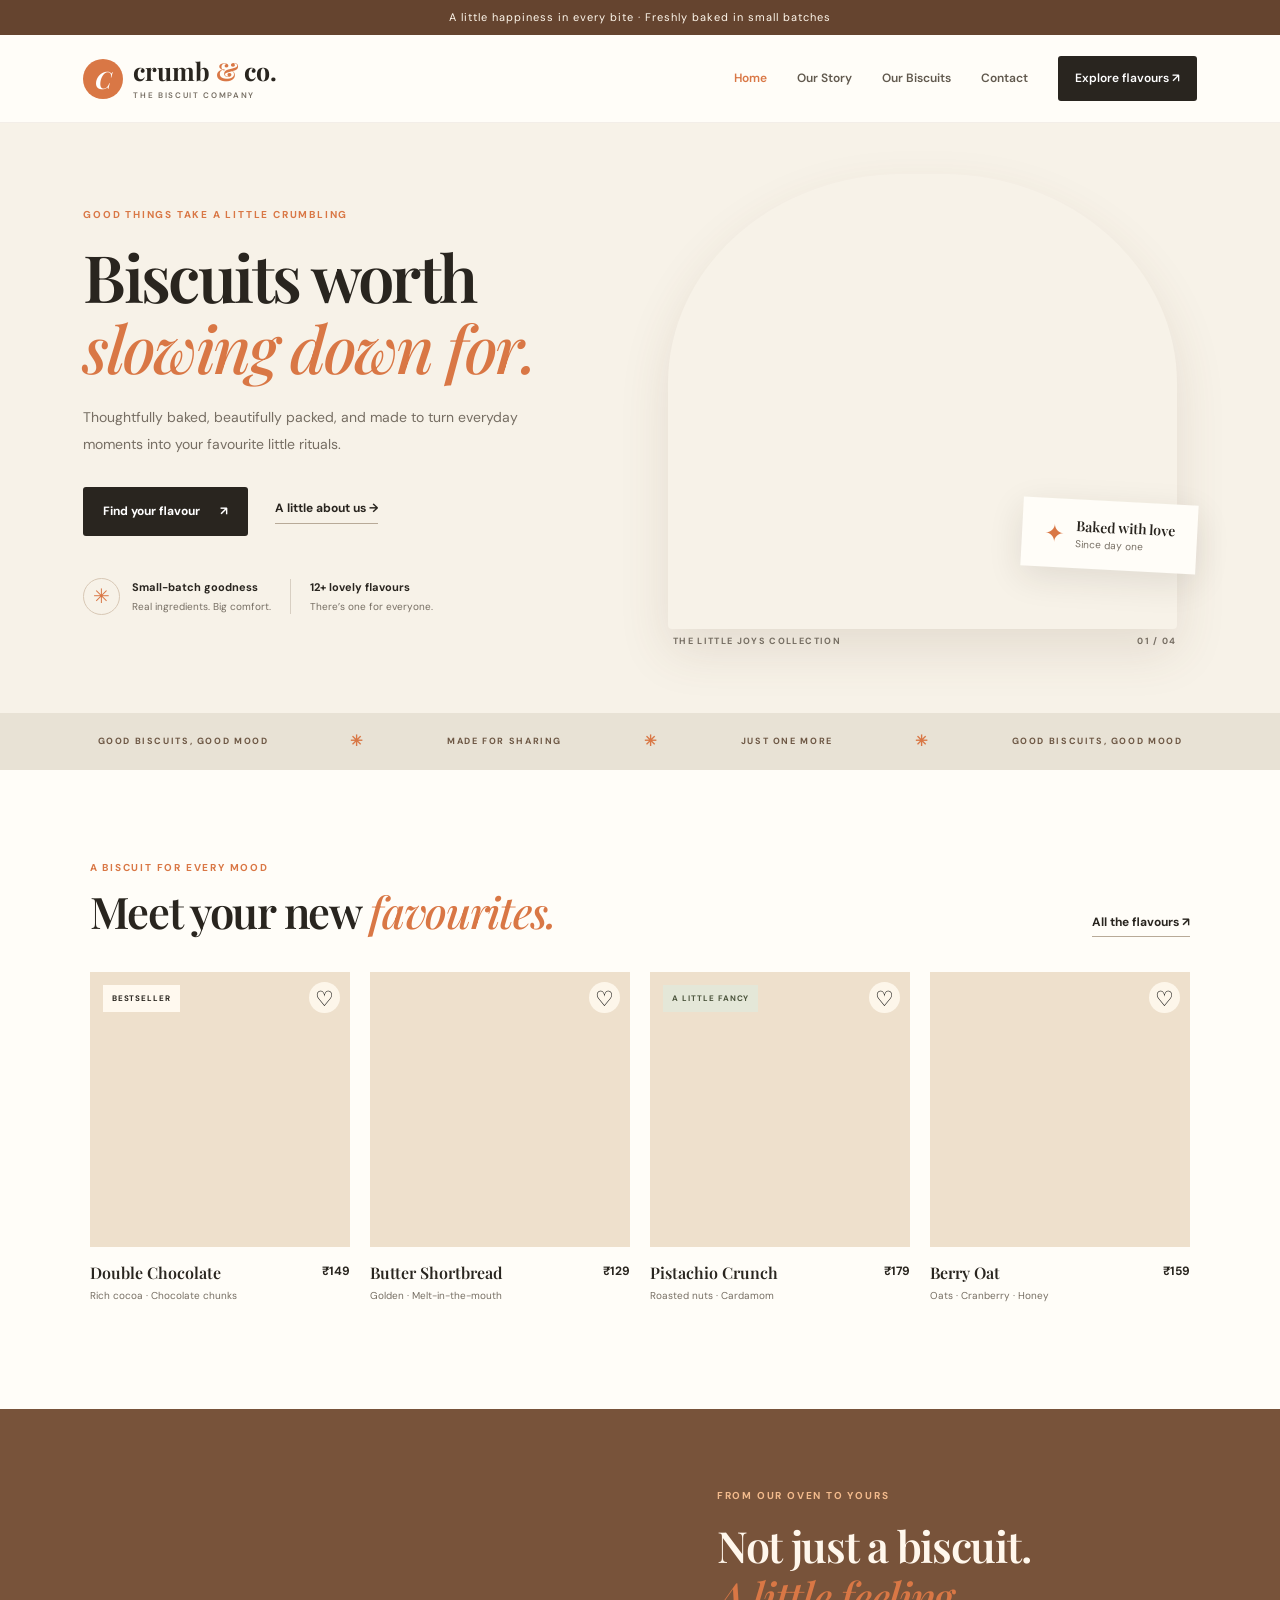
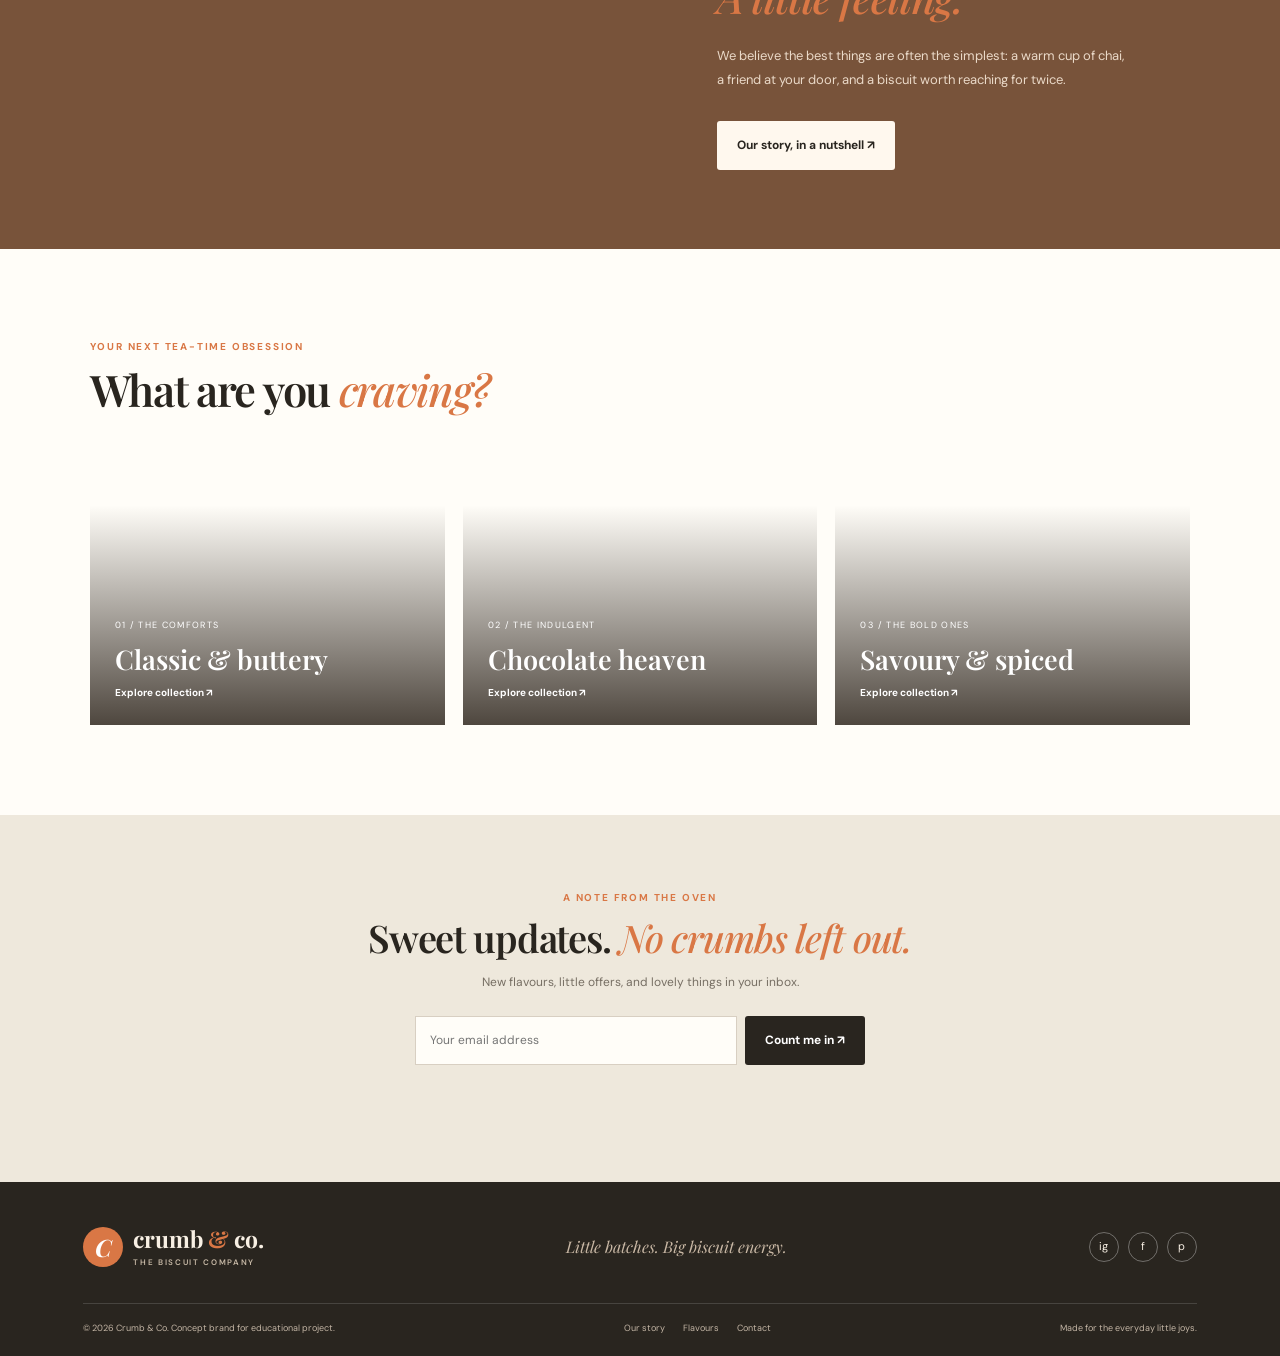
<file: index.html>
<!DOCTYPE html>
<html lang="en">
<head>
  <meta charset="UTF-8"><meta name="viewport" content="width=device-width, initial-scale=1.0">
  <meta name="description" content="Crumb & Co. small-batch biscuits baked with care. Discover classic, chocolate, fruit and savoury flavours.">
  <title>Crumb & Co. | Biscuits worth slowing down for</title>
  <link rel="preconnect" href="https://fonts.googleapis.com"><link rel="preconnect" href="https://fonts.gstatic.com" crossorigin>
  <link href="https://fonts.googleapis.com/css2?family=DM+Sans:wght@400;500;600;700&family=Playfair+Display:wght@500;600;700&display=swap" rel="stylesheet">
  <link rel="stylesheet" href="styles.css">
</head>
<body>
  <div class="announcement">A little happiness in every bite · Freshly baked in small batches</div>
  <header class="site-header">
    <a class="brand" href="index.html"><span class="brand-mark">C</span><span>crumb <i>&</i> co.<small>THE BISCUIT COMPANY</small></span></a>
    <button class="menu-toggle" aria-label="Toggle navigation" aria-expanded="false">☰</button>
    <nav class="nav" aria-label="Main navigation"><a class="active" href="index.html">Home</a><a href="about.html">Our Story</a><a href="services.html">Our Biscuits</a><a href="contact.html">Contact</a><a class="nav-cta" href="services.html">Explore flavours ↗</a></nav>
  </header>
  <main>
    <section class="hero">
      <div class="hero-copy"><span class="eyebrow">GOOD THINGS TAKE A LITTLE CRUMBLING</span><h1>Biscuits worth<br><em>slowing down for.</em></h1><p>Thoughtfully baked, beautifully packed, and made to turn everyday moments into your favourite little rituals.</p><div class="hero-actions"><a class="button button-dark" href="services.html">Find your flavour <span>↗</span></a><a class="text-link" href="about.html">A little about us →</a></div><div class="hero-proof"><span class="proof-icon">✳</span><span><b>Small-batch goodness</b><small>Real ingredients. Big comfort.</small></span><span class="proof-separator"></span><span><b>12+ lovely flavours</b><small>There’s one for everyone.</small></span></div></div>
      <div class="hero-visual"><div class="hero-image"></div><div class="floating-note"><span>✦</span><b>Baked with love</b><small>Since day one</small></div><div class="image-caption">THE LITTLE JOYS COLLECTION <span>01 / 04</span></div></div>
    </section>
    <section class="ticker"><span>GOOD BISCUITS, GOOD MOOD</span><b>✳</b><span>MADE FOR SHARING</span><b>✳</b><span>JUST ONE MORE</span><b>✳</b><span>GOOD BISCUITS, GOOD MOOD</span></section>
    <section class="section flavours"><div class="section-heading"><div><span class="eyebrow">A BISCUIT FOR EVERY MOOD</span><h2>Meet your new <em>favourites.</em></h2></div><a class="text-link" href="services.html">All the flavours ↗</a></div>
      <div class="product-grid">
        <article class="product-card"><div class="product-photo photo-choc"><span class="product-tag">BESTSELLER</span><button class="heart" aria-label="Favourite Double Chocolate">♡</button></div><div class="product-meta"><div><h3>Double Chocolate</h3><p>Rich cocoa · Chocolate chunks</p></div><b>₹149</b></div></article>
        <article class="product-card"><div class="product-photo photo-butter"><button class="heart" aria-label="Favourite Butter Shortbread">♡</button></div><div class="product-meta"><div><h3>Butter Shortbread</h3><p>Golden · Melt-in-the-mouth</p></div><b>₹129</b></div></article>
        <article class="product-card"><div class="product-photo photo-pista"><span class="product-tag green-tag">A LITTLE FANCY</span><button class="heart" aria-label="Favourite Pistachio">♡</button></div><div class="product-meta"><div><h3>Pistachio Crunch</h3><p>Roasted nuts · Cardamom</p></div><b>₹179</b></div></article>
        <article class="product-card"><div class="product-photo photo-berry"><button class="heart" aria-label="Favourite Berry Oat">♡</button></div><div class="product-meta"><div><h3>Berry Oat</h3><p>Oats · Cranberry · Honey</p></div><b>₹159</b></div></article>
      </div>
    </section>
    <section class="story-band"><div class="story-photo"></div><div class="story-copy"><span class="eyebrow">FROM OUR OVEN TO YOURS</span><h2>Not just a biscuit.<br><em>A little feeling.</em></h2><p>We believe the best things are often the simplest: a warm cup of chai, a friend at your door, and a biscuit worth reaching for twice.</p><a class="button button-light" href="about.html">Our story, in a nutshell ↗</a></div></section>
    <section class="section categories"><div class="section-heading"><div><span class="eyebrow">YOUR NEXT TEA-TIME OBSESSION</span><h2>What are you <em>craving?</em></h2></div></div><div class="category-grid"><a href="services.html" class="category cat-classic"><span>01 / THE COMFORTS</span><h3>Classic & buttery</h3><b>Explore collection ↗</b></a><a href="services.html" class="category cat-chocolate"><span>02 / THE INDULGENT</span><h3>Chocolate heaven</h3><b>Explore collection ↗</b></a><a href="services.html" class="category cat-savoury"><span>03 / THE BOLD ONES</span><h3>Savoury & spiced</h3><b>Explore collection ↗</b></a></div></section>
    <section class="newsletter"><span class="eyebrow">A NOTE FROM THE OVEN</span><h2>Sweet updates. <em>No crumbs left out.</em></h2><p>New flavours, little offers, and lovely things in your inbox.</p><form id="newsletter-form" class="newsletter-form"><label class="sr-only" for="newsletter-email">Email address</label><input id="newsletter-email" type="email" placeholder="Your email address" required><button class="button button-dark" type="submit">Count me in ↗</button></form><p class="form-message" aria-live="polite"></p></section>
  </main>
  <footer class="footer"><div class="footer-top"><a class="brand brand-footer" href="index.html"><span class="brand-mark">C</span><span>crumb <i>&</i> co.<small>THE BISCUIT COMPANY</small></span></a><p>Little batches. Big biscuit energy.</p><div class="socials"><a href="#" aria-label="Instagram">ig</a><a href="#" aria-label="Facebook">f</a><a href="#" aria-label="Pinterest">p</a></div></div><div class="footer-bottom"><span>© 2026 Crumb & Co. Concept brand for educational project.</span><div><a href="about.html">Our story</a><a href="services.html">Flavours</a><a href="contact.html">Contact</a></div><span>Made for the everyday little joys.</span></div></footer>
  <script src="script.js"></script>
</body></html>
</file>
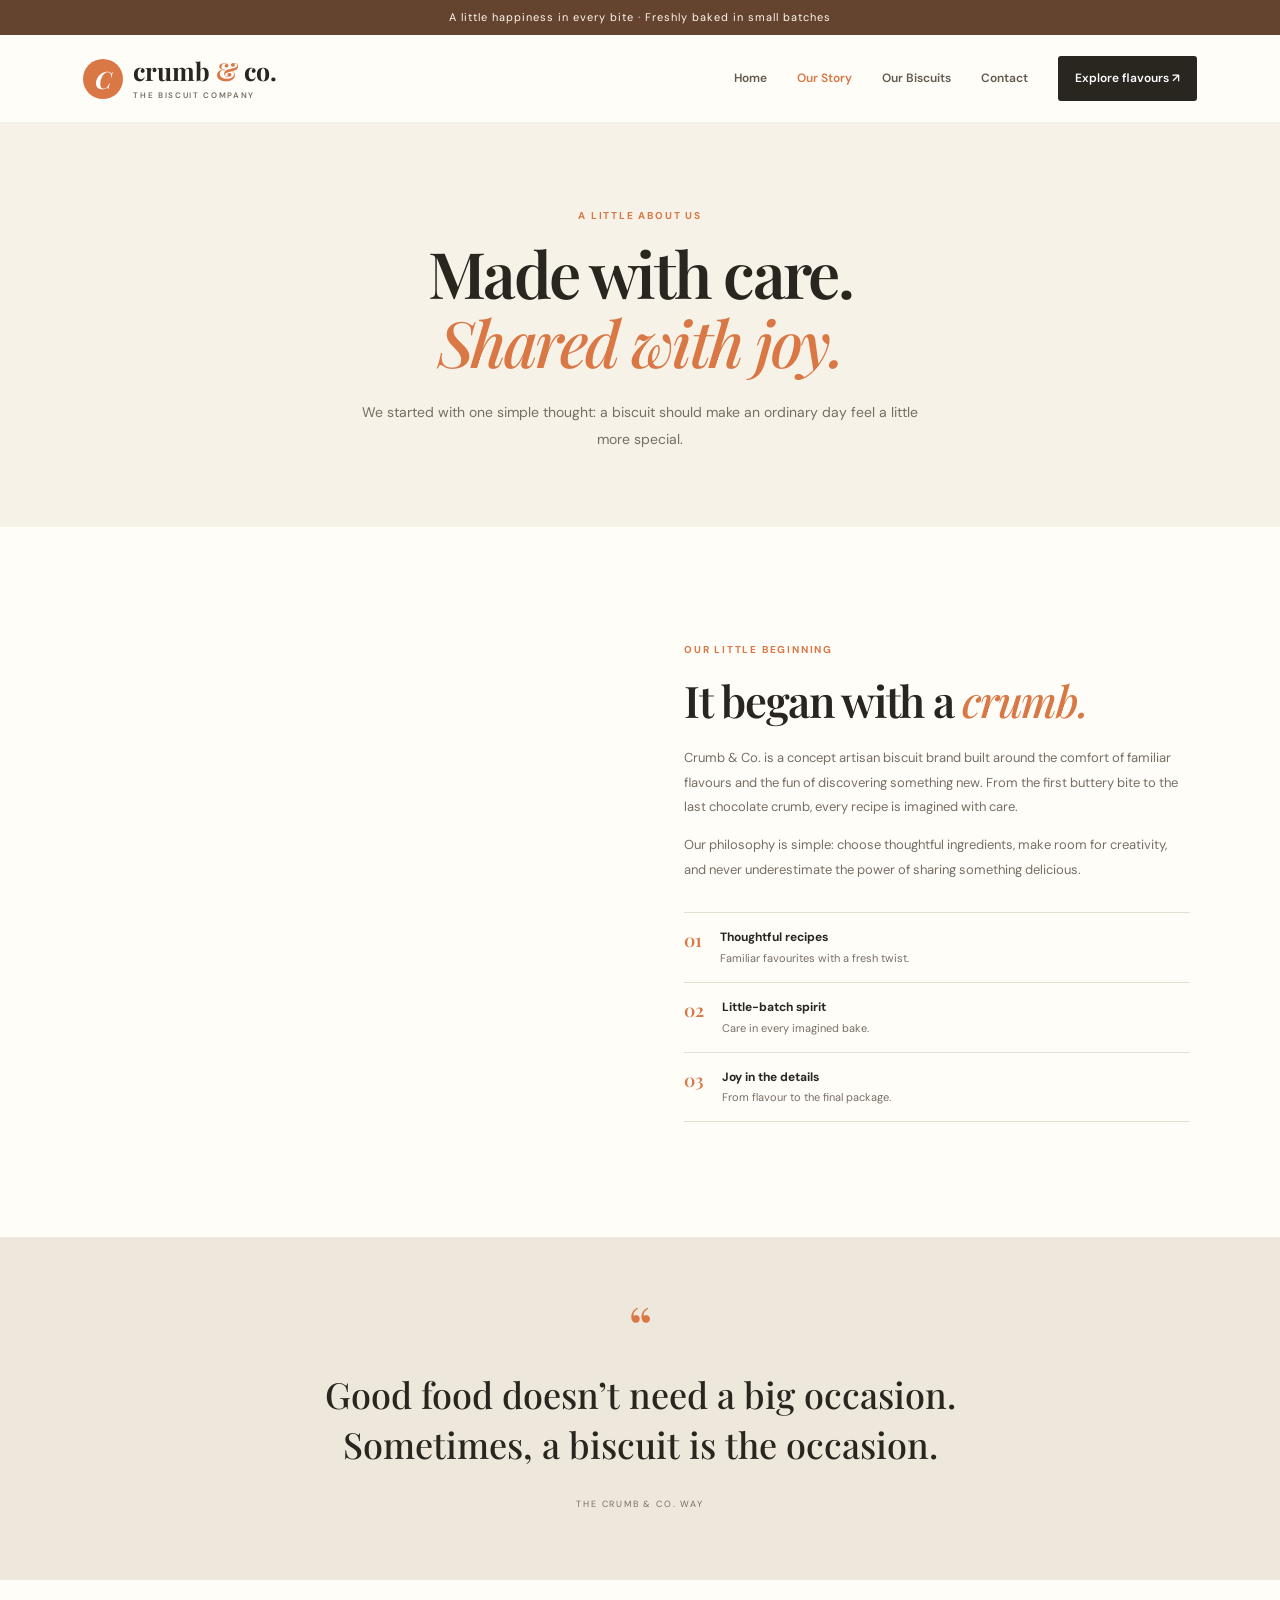
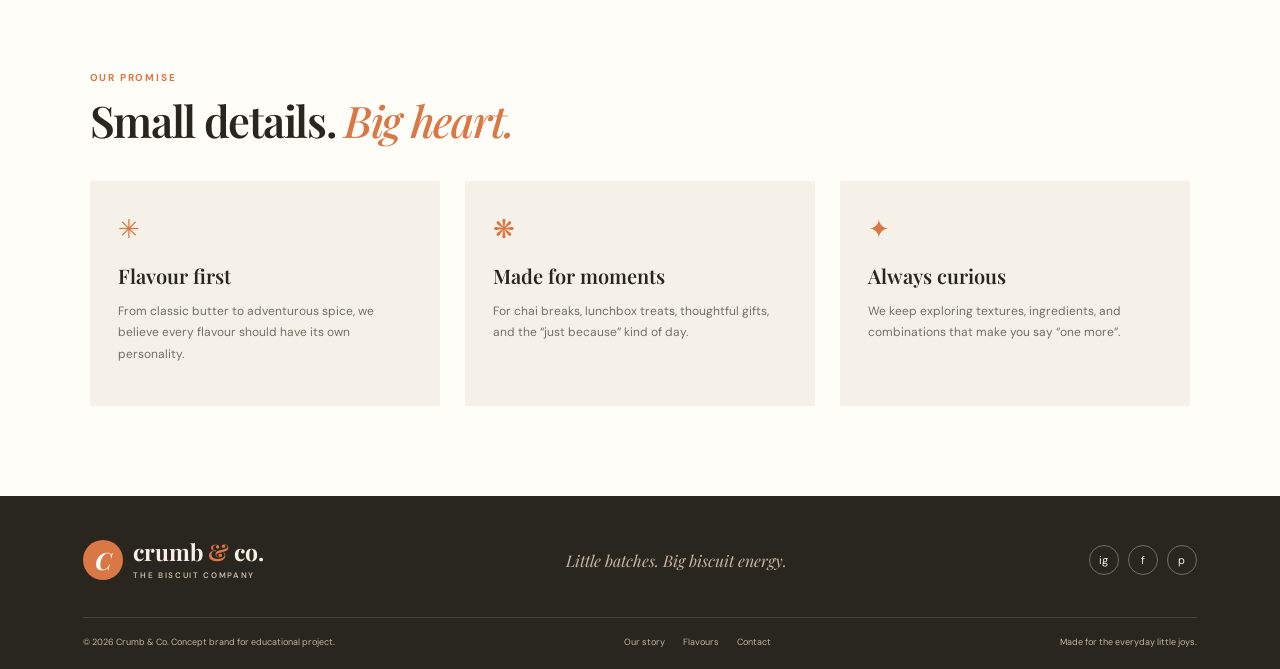
<file: about.html>
<!DOCTYPE html><html lang="en"><head><meta charset="UTF-8"><meta name="viewport" content="width=device-width, initial-scale=1.0"><title>Our Story | Crumb & Co.</title><link href="https://fonts.googleapis.com/css2?family=DM+Sans:wght@400;500;600;700&family=Playfair+Display:wght@500;600;700&display=swap" rel="stylesheet"><link rel="stylesheet" href="styles.css"></head><body><div class="announcement">A little happiness in every bite · Freshly baked in small batches</div><header class="site-header"><a class="brand" href="index.html"><span class="brand-mark">C</span><span>crumb <i>&</i> co.<small>THE BISCUIT COMPANY</small></span></a><button class="menu-toggle" aria-label="Toggle navigation" aria-expanded="false">☰</button><nav class="nav"><a href="index.html">Home</a><a class="active" href="about.html">Our Story</a><a href="services.html">Our Biscuits</a><a href="contact.html">Contact</a><a class="nav-cta" href="services.html">Explore flavours ↗</a></nav></header><main><section class="page-hero"><span class="eyebrow">A LITTLE ABOUT US</span><h1>Made with care.<br><em>Shared with joy.</em></h1><p>We started with one simple thought: a biscuit should make an ordinary day feel a little more special.</p></section><section class="about-layout section"><div class="about-photo"></div><div class="about-copy"><span class="eyebrow">OUR LITTLE BEGINNING</span><h2>It began with a <em>crumb.</em></h2><p>Crumb & Co. is a concept artisan biscuit brand built around the comfort of familiar flavours and the fun of discovering something new. From the first buttery bite to the last chocolate crumb, every recipe is imagined with care.</p><p>Our philosophy is simple: choose thoughtful ingredients, make room for creativity, and never underestimate the power of sharing something delicious.</p><div class="values"><div><b>01</b><span><strong>Thoughtful recipes</strong><small>Familiar favourites with a fresh twist.</small></span></div><div><b>02</b><span><strong>Little-batch spirit</strong><small>Care in every imagined bake.</small></span></div><div><b>03</b><span><strong>Joy in the details</strong><small>From flavour to the final package.</small></span></div></div></div></section><section class="quote-band"><span>“</span><blockquote>Good food doesn’t need a big occasion.<br>Sometimes, a biscuit is the occasion.</blockquote><small>THE CRUMB & CO. WAY</small></section><section class="section"><div class="section-heading"><div><span class="eyebrow">OUR PROMISE</span><h2>Small details. <em>Big heart.</em></h2></div></div><div class="promise-grid"><article><span>✳</span><h3>Flavour first</h3><p>From classic butter to adventurous spice, we believe every flavour should have its own personality.</p></article><article><span>❋</span><h3>Made for moments</h3><p>For chai breaks, lunchbox treats, thoughtful gifts, and the “just because” kind of day.</p></article><article><span>✦</span><h3>Always curious</h3><p>We keep exploring textures, ingredients, and combinations that make you say “one more”.</p></article></div></section></main><footer class="footer"><div class="footer-top"><a class="brand brand-footer" href="index.html"><span class="brand-mark">C</span><span>crumb <i>&</i> co.<small>THE BISCUIT COMPANY</small></span></a><p>Little batches. Big biscuit energy.</p><div class="socials"><a href="#">ig</a><a href="#">f</a><a href="#">p</a></div></div><div class="footer-bottom"><span>© 2026 Crumb & Co. Concept brand for educational project.</span><div><a href="about.html">Our story</a><a href="services.html">Flavours</a><a href="contact.html">Contact</a></div><span>Made for the everyday little joys.</span></div></footer><script src="script.js"></script></body></html>
</file>
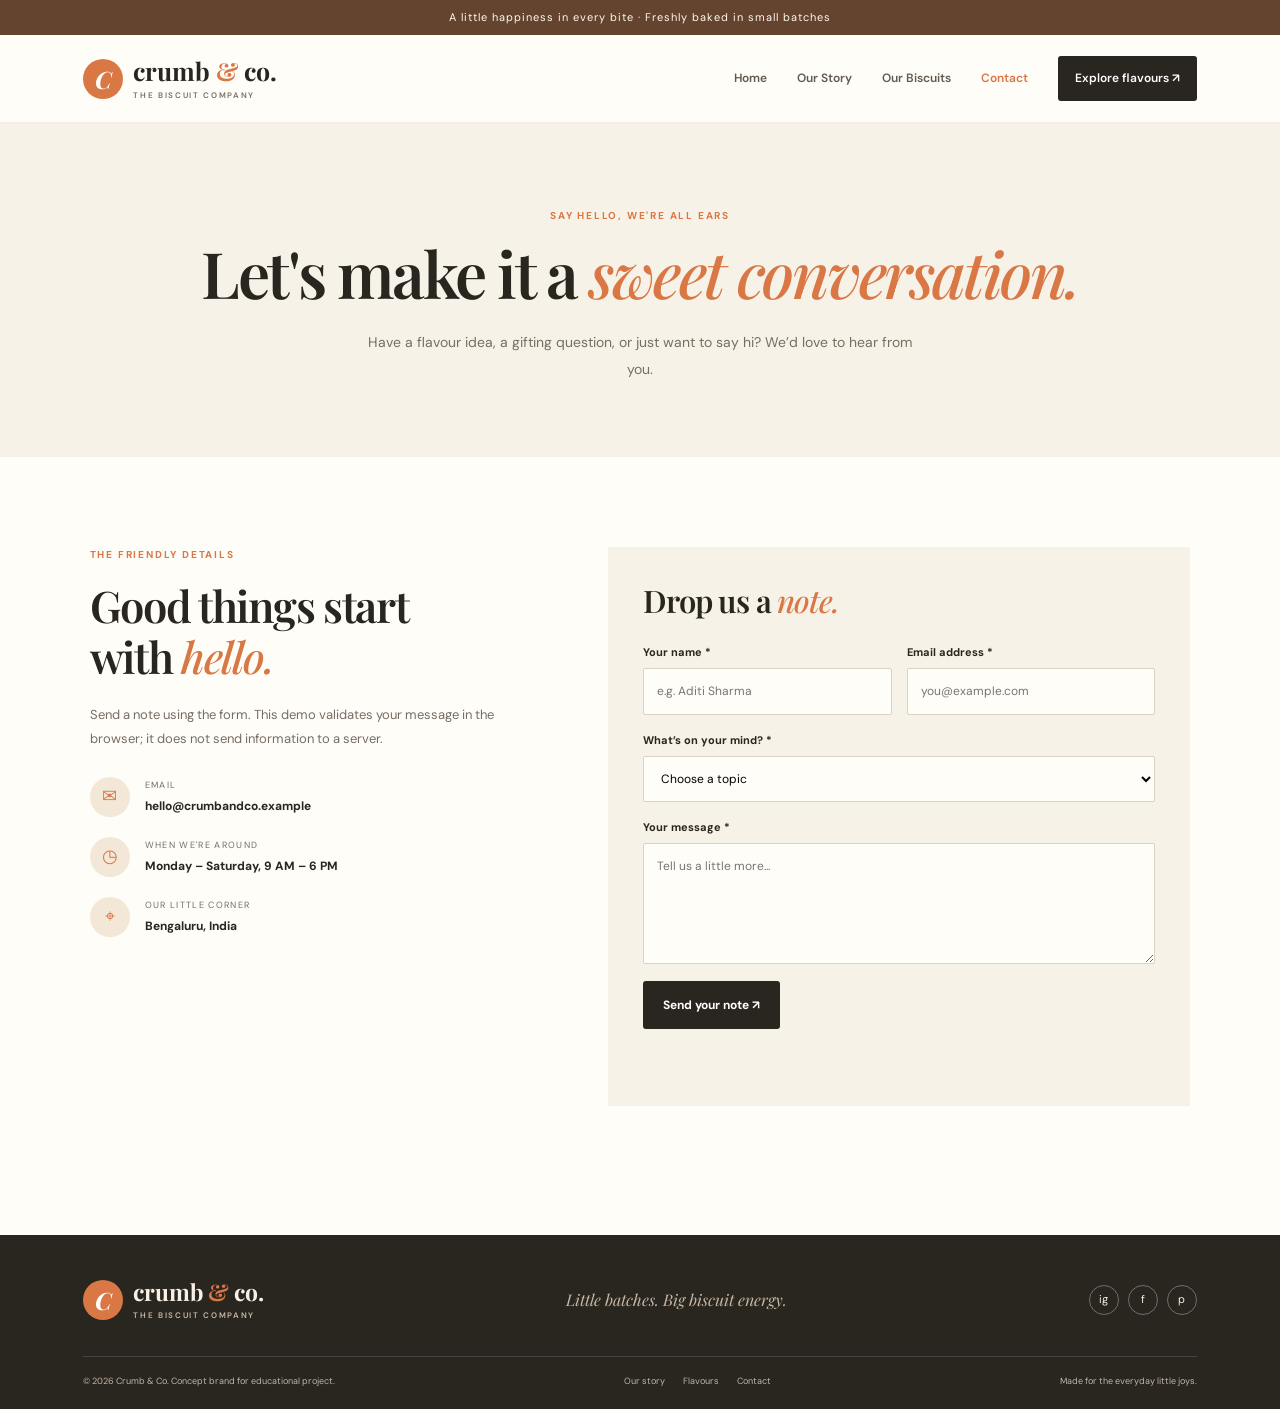
<file: contact.html>
<!DOCTYPE html><html lang="en"><head><meta charset="UTF-8"><meta name="viewport" content="width=device-width, initial-scale=1.0"><title>Contact | Crumb & Co.</title><link href="https://fonts.googleapis.com/css2?family=DM+Sans:wght@400;500;600;700&family=Playfair+Display:wght@500;600;700&display=swap" rel="stylesheet"><link rel="stylesheet" href="styles.css"></head><body><div class="announcement">A little happiness in every bite · Freshly baked in small batches</div><header class="site-header"><a class="brand" href="index.html"><span class="brand-mark">C</span><span>crumb <i>&</i> co.<small>THE BISCUIT COMPANY</small></span></a><button class="menu-toggle" aria-label="Toggle navigation" aria-expanded="false">☰</button><nav class="nav"><a href="index.html">Home</a><a href="about.html">Our Story</a><a href="services.html">Our Biscuits</a><a class="active" href="contact.html">Contact</a><a class="nav-cta" href="services.html">Explore flavours ↗</a></nav></header><main><section class="page-hero"><span class="eyebrow">SAY HELLO, WE'RE ALL EARS</span><h1>Let's make it a <em>sweet conversation.</em></h1><p>Have a flavour idea, a gifting question, or just want to say hi? We’d love to hear from you.</p></section><section class="section contact-layout"><div class="contact-details"><span class="eyebrow">THE FRIENDLY DETAILS</span><h2>Good things start<br>with <em>hello.</em></h2><p>Send a note using the form. This demo validates your message in the browser; it does not send information to a server.</p><div class="contact-item"><span>✉</span><div><small>EMAIL</small><b>hello@crumbandco.example</b></div></div><div class="contact-item"><span>◷</span><div><small>WHEN WE'RE AROUND</small><b>Monday – Saturday, 9 AM – 6 PM</b></div></div><div class="contact-item"><span>⌖</span><div><small>OUR LITTLE CORNER</small><b>Bengaluru, India</b></div></div><div class="contact-art"></div></div><form id="contact-form" class="contact-form"><h2>Drop us a <em>note.</em></h2><div class="form-row"><div class="field"><label for="name">Your name *</label><input id="name" name="name" required minlength="2" placeholder="e.g. Aditi Sharma"></div><div class="field"><label for="email">Email address *</label><input id="email" name="email" type="email" required placeholder="you@example.com"></div></div><div class="field"><label for="topic">What’s on your mind? *</label><select id="topic" name="topic" required><option value="">Choose a topic</option><option>Flavour suggestion</option><option>Gifting and bulk orders</option><option>Feedback</option><option>Something else</option></select></div><div class="field"><label for="message">Your message *</label><textarea id="message" name="message" required minlength="10" rows="5" placeholder="Tell us a little more..."></textarea></div><button class="button button-dark" type="submit">Send your note ↗</button><p class="form-message" aria-live="polite"></p></form></section></main><footer class="footer"><div class="footer-top"><a class="brand brand-footer" href="index.html"><span class="brand-mark">C</span><span>crumb <i>&</i> co.<small>THE BISCUIT COMPANY</small></span></a><p>Little batches. Big biscuit energy.</p><div class="socials"><a href="#">ig</a><a href="#">f</a><a href="#">p</a></div></div><div class="footer-bottom"><span>© 2026 Crumb & Co. Concept brand for educational project.</span><div><a href="about.html">Our story</a><a href="services.html">Flavours</a><a href="contact.html">Contact</a></div><span>Made for the everyday little joys.</span></div></footer><script src="script.js"></script></body></html>
</file>
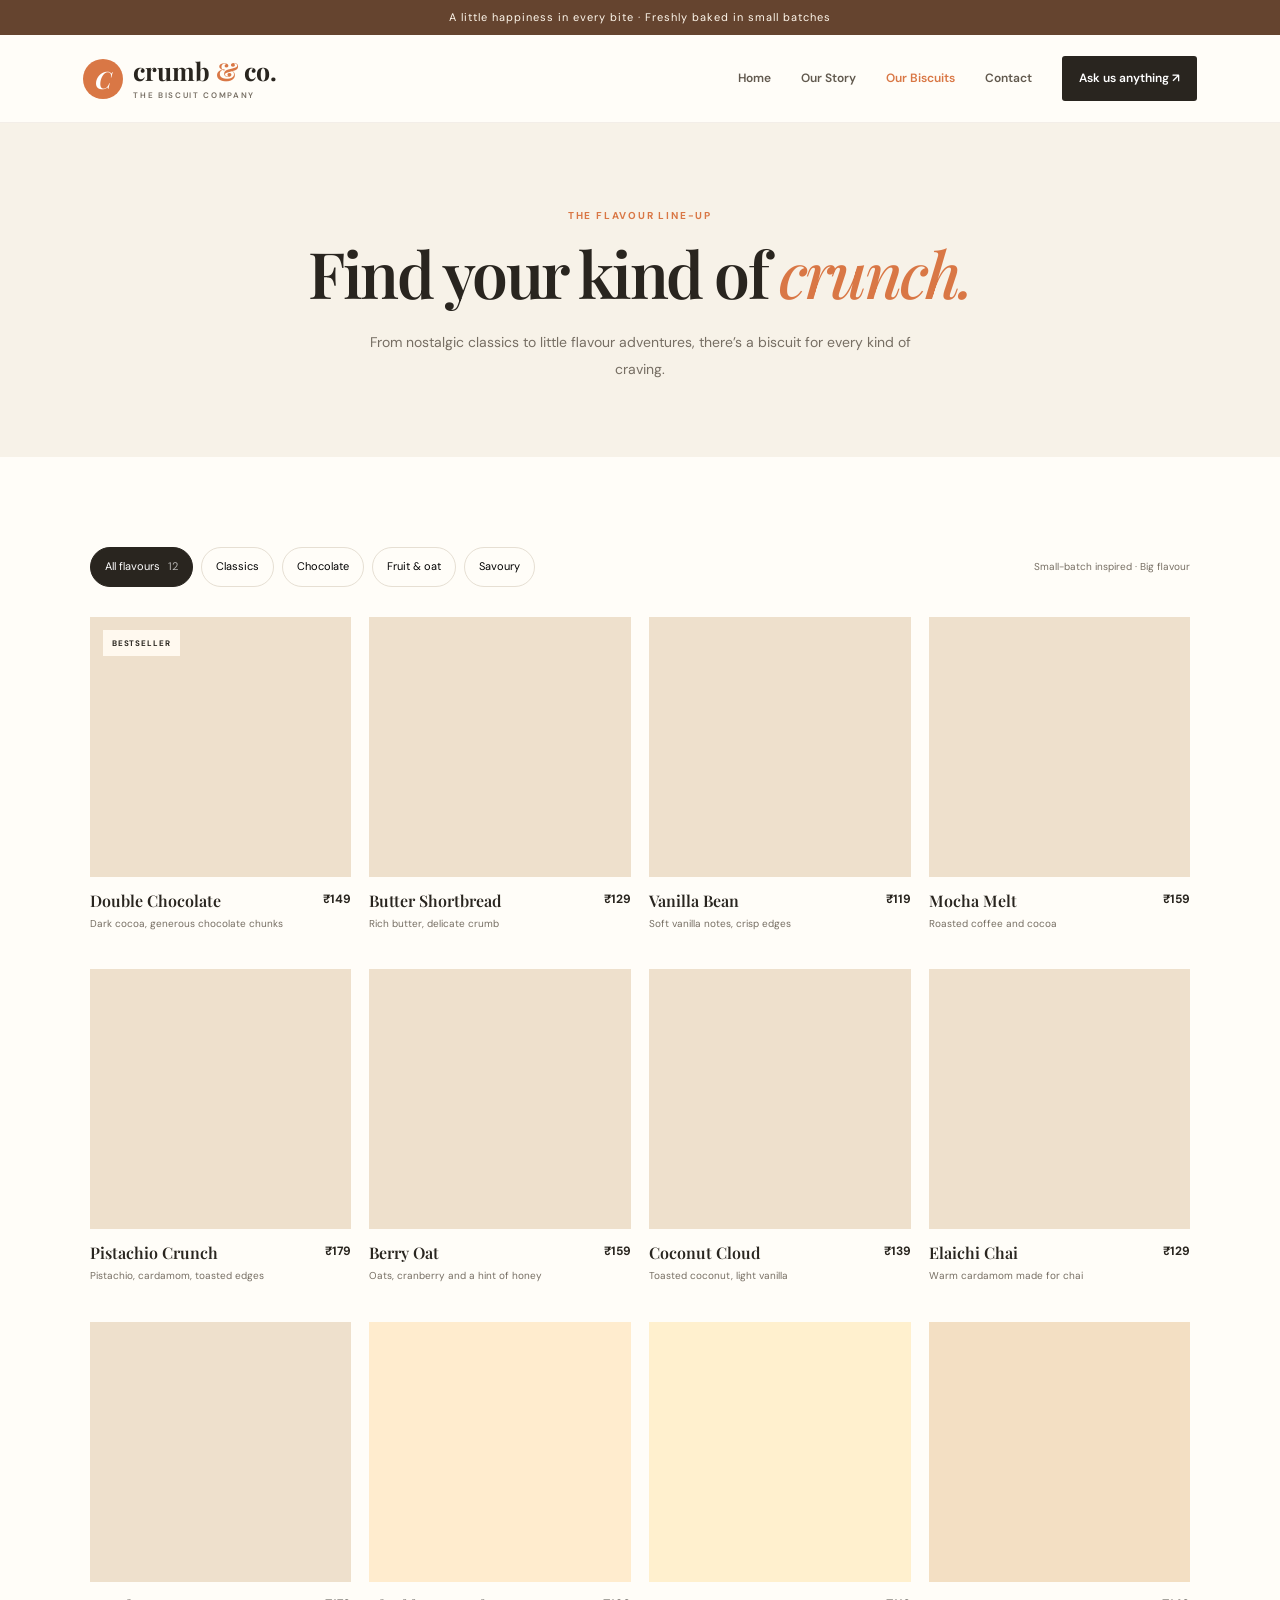
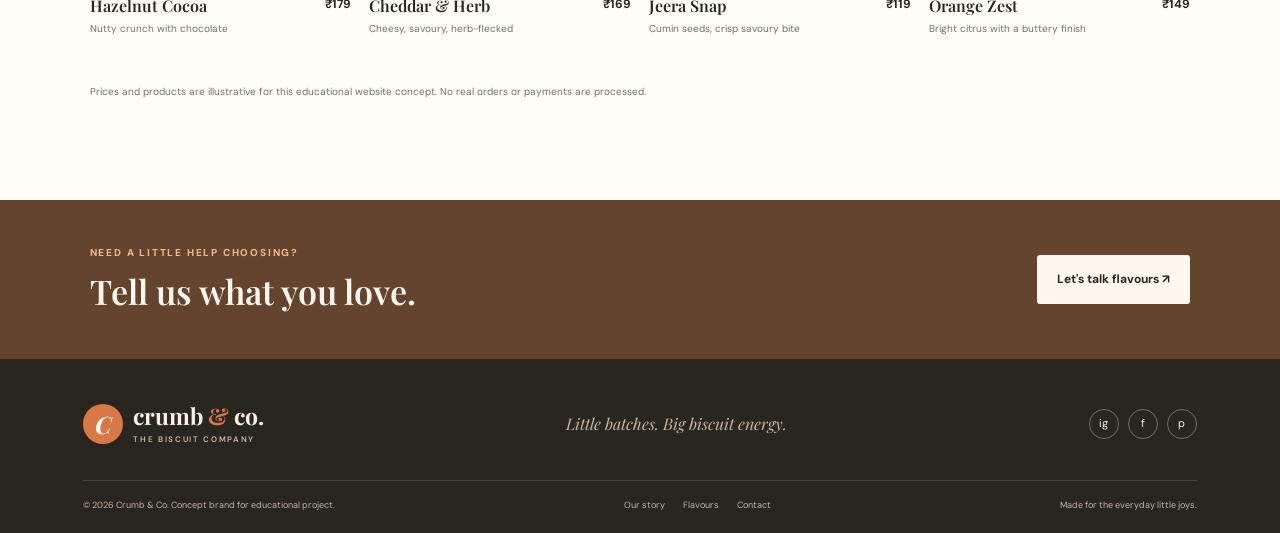
<file: services.html>
<!DOCTYPE html><html lang="en"><head><meta charset="UTF-8"><meta name="viewport" content="width=device-width, initial-scale=1.0"><title>Our Biscuits | Crumb & Co.</title><link href="https://fonts.googleapis.com/css2?family=DM+Sans:wght@400;500;600;700&family=Playfair+Display:wght@500;600;700&display=swap" rel="stylesheet"><link rel="stylesheet" href="styles.css"></head><body><div class="announcement">A little happiness in every bite · Freshly baked in small batches</div><header class="site-header"><a class="brand" href="index.html"><span class="brand-mark">C</span><span>crumb <i>&</i> co.<small>THE BISCUIT COMPANY</small></span></a><button class="menu-toggle" aria-label="Toggle navigation" aria-expanded="false">☰</button><nav class="nav"><a href="index.html">Home</a><a href="about.html">Our Story</a><a class="active" href="services.html">Our Biscuits</a><a href="contact.html">Contact</a><a class="nav-cta" href="contact.html">Ask us anything ↗</a></nav></header><main><section class="page-hero"><span class="eyebrow">THE FLAVOUR LINE-UP</span><h1>Find your kind of <em>crunch.</em></h1><p>From nostalgic classics to little flavour adventures, there’s a biscuit for every kind of craving.</p></section><section class="section"><div class="filter-bar"><div class="filters" role="group" aria-label="Filter biscuits"><button class="filter active" data-filter="all">All flavours <span>12</span></button><button class="filter" data-filter="classic">Classics</button><button class="filter" data-filter="chocolate">Chocolate</button><button class="filter" data-filter="fruit">Fruit & oat</button><button class="filter" data-filter="savoury">Savoury</button></div><p>Small-batch inspired · Big flavour</p></div><div class="catalog-grid">
<article class="catalog-card" data-category="chocolate"><div class="catalog-photo photo-choc"><span class="product-tag">BESTSELLER</span></div><div class="catalog-info"><div><h3>Double Chocolate</h3><p>Dark cocoa, generous chocolate chunks</p></div><b>₹149</b></div></article>
<article class="catalog-card" data-category="classic"><div class="catalog-photo photo-butter"></div><div class="catalog-info"><div><h3>Butter Shortbread</h3><p>Rich butter, delicate crumb</p></div><b>₹129</b></div></article>
<article class="catalog-card" data-category="classic"><div class="catalog-photo photo-vanilla"></div><div class="catalog-info"><div><h3>Vanilla Bean</h3><p>Soft vanilla notes, crisp edges</p></div><b>₹119</b></div></article>
<article class="catalog-card" data-category="chocolate"><div class="catalog-photo photo-coffee"></div><div class="catalog-info"><div><h3>Mocha Melt</h3><p>Roasted coffee and cocoa</p></div><b>₹159</b></div></article>
<article class="catalog-card" data-category="classic"><div class="catalog-photo photo-pista"></div><div class="catalog-info"><div><h3>Pistachio Crunch</h3><p>Pistachio, cardamom, toasted edges</p></div><b>₹179</b></div></article>
<article class="catalog-card" data-category="fruit"><div class="catalog-photo photo-berry"></div><div class="catalog-info"><div><h3>Berry Oat</h3><p>Oats, cranberry and a hint of honey</p></div><b>₹159</b></div></article>
<article class="catalog-card" data-category="fruit"><div class="catalog-photo photo-coconut"></div><div class="catalog-info"><div><h3>Coconut Cloud</h3><p>Toasted coconut, light vanilla</p></div><b>₹139</b></div></article>
<article class="catalog-card" data-category="classic"><div class="catalog-photo photo-cardamom"></div><div class="catalog-info"><div><h3>Elaichi Chai</h3><p>Warm cardamom made for chai</p></div><b>₹129</b></div></article>
<article class="catalog-card" data-category="chocolate"><div class="catalog-photo photo-hazelnut"></div><div class="catalog-info"><div><h3>Hazelnut Cocoa</h3><p>Nutty crunch with chocolate</p></div><b>₹179</b></div></article>
<article class="catalog-card" data-category="savoury"><div class="catalog-photo photo-cheese"></div><div class="catalog-info"><div><h3>Cheddar & Herb</h3><p>Cheesy, savoury, herb-flecked</p></div><b>₹169</b></div></article>
<article class="catalog-card" data-category="savoury"><div class="catalog-photo photo-jeera"></div><div class="catalog-info"><div><h3>Jeera Snap</h3><p>Cumin seeds, crisp savoury bite</p></div><b>₹119</b></div></article>
<article class="catalog-card" data-category="fruit"><div class="catalog-photo photo-orange"></div><div class="catalog-info"><div><h3>Orange Zest</h3><p>Bright citrus with a buttery finish</p></div><b>₹149</b></div></article>
</div><p class="catalog-note">Prices and products are illustrative for this educational website concept. No real orders or payments are processed.</p></section><section class="cta-strip"><div><span class="eyebrow">NEED A LITTLE HELP CHOOSING?</span><h2>Tell us what you love.</h2></div><a class="button button-light" href="contact.html">Let's talk flavours ↗</a></section></main><footer class="footer"><div class="footer-top"><a class="brand brand-footer" href="index.html"><span class="brand-mark">C</span><span>crumb <i>&</i> co.<small>THE BISCUIT COMPANY</small></span></a><p>Little batches. Big biscuit energy.</p><div class="socials"><a href="#">ig</a><a href="#">f</a><a href="#">p</a></div></div><div class="footer-bottom"><span>© 2026 Crumb & Co. Concept brand for educational project.</span><div><a href="about.html">Our story</a><a href="services.html">Flavours</a><a href="contact.html">Contact</a></div><span>Made for the everyday little joys.</span></div></footer><script src="script.js"></script></body></html>
</file>
<file: styles.css>
:root{--cream:#f7f2e8;--paper:#fffdf8;--ink:#29251f;--muted:#766e63;--brown:#65442f;--orange:#d97745;--sage:#7a8061;--line:#e6dfd3;--serif:'Playfair Display',Georgia,serif;--sans:'DM Sans',Arial,sans-serif}*{box-sizing:border-box}html{scroll-behavior:smooth}body{margin:0;background:var(--paper);color:var(--ink);font-family:var(--sans);line-height:1.55}a{color:inherit;text-decoration:none}button,input,textarea,select{font:inherit}.announcement{background:var(--brown);color:#fff8ed;text-align:center;padding:9px 15px;font-size:11px;letter-spacing:.09em}.site-header{height:88px;padding:0 6.5%;display:flex;align-items:center;justify-content:space-between;background:var(--paper);position:sticky;top:0;z-index:20;border-bottom:1px solid rgba(101,68,47,.08)}.brand{display:flex;align-items:center;gap:10px;font-family:var(--serif);font-size:25px;font-weight:700;line-height:1}.brand i{color:var(--orange);font-style:normal}.brand small{display:block;font:600 8px var(--sans);letter-spacing:.21em;margin-top:7px;color:var(--muted)}.brand-mark{width:40px;height:40px;display:grid;place-items:center;border-radius:50%;background:var(--orange);color:white;font-size:24px;font-style:italic}.nav{display:flex;align-items:center;gap:30px;font-size:12px;font-weight:600}.nav>a:not(.nav-cta){color:#61594e}.nav a.active{color:var(--orange)}.nav-cta{background:var(--ink);color:white;padding:13px 17px;border-radius:3px}.menu-toggle{display:none;background:none;border:0;font-size:26px}.hero{display:grid;grid-template-columns:1fr 1fr;min-height:590px;padding:44px 6.5% 58px;gap:5%;align-items:center;background:var(--cream)}.hero-copy{padding:20px 0}.eyebrow{display:block;font-size:10px;letter-spacing:.18em;font-weight:700;color:var(--orange);margin-bottom:17px}.hero h1,.page-hero h1{font:600 clamp(43px,5.1vw,70px)/1.09 var(--serif);letter-spacing:-.04em;margin:0 0 22px}.hero h1 em,.page-hero h1 em,h2 em{color:var(--orange);font-weight:500}.hero-copy>p,.page-hero p{max-width:460px;color:var(--muted);font-size:14px;line-height:1.9}.hero-actions{display:flex;align-items:center;gap:27px;margin:30px 0 42px}.button{display:inline-flex;align-items:center;justify-content:center;gap:20px;border:0;padding:15px 20px;font-size:12px;font-weight:700;cursor:pointer;border-radius:3px;transition:transform .2s,background .2s}.button:hover{transform:translateY(-2px)}.button-dark{background:var(--ink);color:white}.button-light{background:#fff8ee;color:var(--ink)}.text-link{font-size:12px;font-weight:700;border-bottom:1px solid #b8aa98;padding-bottom:5px}.hero-proof{display:flex;align-items:center;gap:12px}.proof-icon{display:grid;place-items:center;width:37px;height:37px;border:1px solid #d8c8b5;border-radius:50%;color:var(--orange);font-size:20px}.hero-proof b,.hero-proof small{display:block}.hero-proof b{font-size:11px}.hero-proof small{font-size:10px;color:var(--muted);margin-top:3px}.proof-separator{height:35px;border-left:1px solid #d8cfc2;margin:0 7px}.hero-visual{position:relative;min-height:475px}.hero-image{position:absolute;inset:0 20px 20px 0;background-image:url('https://images.unsplash.com/photo-1499636136210-6f4ee915583e?auto=format&fit=crop&w=1200&q=85');background-size:cover;background-position:center;border-radius:46% 46% 4px 4px;box-shadow:0 22px 50px #65442f20}.floating-note{position:absolute;right:0;bottom:78px;background:var(--paper);padding:16px 22px;box-shadow:0 10px 35px #3025191c;display:grid;grid-template-columns:25px auto;column-gap:7px;align-items:center;transform:rotate(3deg)}.floating-note>span{grid-row:span 2;color:var(--orange);font-size:24px}.floating-note b{font:600 14px var(--serif)}.floating-note small{font-size:10px;color:var(--muted)}.image-caption{position:absolute;bottom:0;left:5px;right:20px;display:flex;justify-content:space-between;font-size:9px;font-weight:700;letter-spacing:.15em;color:var(--muted)}.ticker{display:flex;align-items:center;justify-content:space-around;gap:15px;padding:17px 5%;background:#e8e2d5;color:#6d5744;font-size:9px;letter-spacing:.18em;font-weight:700}.ticker b{color:var(--orange);font-size:15px}.section{padding:90px 7%}.section-heading{display:flex;align-items:end;justify-content:space-between;margin-bottom:35px}.section-heading h2,.story-copy h2,.about-copy h2,.contact-details h2,.contact-form h2,.newsletter h2{font:600 clamp(32px,3.4vw,47px)/1.18 var(--serif);letter-spacing:-.03em;margin:0}.section-heading .eyebrow{margin-bottom:10px}.product-grid{display:grid;grid-template-columns:repeat(4,1fr);gap:20px}.product-card{min-width:0}.product-photo,.catalog-photo{position:relative;overflow:hidden;background-color:#eee0cc;background-size:cover;background-position:center;transition:transform .3s}.product-photo{height:275px}.product-photo:hover,.catalog-photo:hover{filter:saturate(1.08)}.photo-choc{background-image:url('https://images.unsplash.com/photo-1499636136210-6f4ee915583e?auto=format&fit=crop&w=700&q=80')}.photo-butter{background-image:url('https://images.unsplash.com/photo-1558961363-fa8fdf82db35?auto=format&fit=crop&w=700&q=80')}.photo-pista{background-image:url('https://images.unsplash.com/photo-1606313564200-e75d5e30476c?auto=format&fit=crop&w=700&q=80')}.photo-berry{background-image:url('https://images.unsplash.com/photo-1499636136210-6f4ee915583e?auto=format&fit=crop&w=700&q=80');background-position:70% center}.photo-vanilla{background-image:url('https://images.unsplash.com/photo-1558961363-fa8fdf82db35?auto=format&fit=crop&w=700&q=80');background-position:left}.photo-coffee{background-image:url('https://images.unsplash.com/photo-1499636136210-6f4ee915583e?auto=format&fit=crop&w=700&q=80');background-position:right}.photo-coconut{background-image:url('https://images.unsplash.com/photo-1558961363-fa8fdf82db35?auto=format&fit=crop&w=700&q=80');background-position:80%}.photo-cardamom{background-image:url('https://images.unsplash.com/photo-1606313564200-e75d5e30476c?auto=format&fit=crop&w=700&q=80');background-position:30%}.photo-hazelnut{background-image:url('https://images.unsplash.com/photo-1499636136210-6f4ee915583e?auto=format&fit=crop&w=700&q=80');background-position:20%}.photo-cheese{background-image:url('https://images.unsplash.com/photo-1558961363-fa8fdf82db35?auto=format&fit=crop&w=700&q=80');filter:sepia(.25)}.photo-jeera{background-image:url('https://images.unsplash.com/photo-1606313564200-e75d5e30476c?auto=format&fit=crop&w=700&q=80');filter:sepia(.35)}.photo-orange{background-image:url('https://images.unsplash.com/photo-1499636136210-6f4ee915583e?auto=format&fit=crop&w=700&q=80');filter:saturate(1.4)}.product-tag{position:absolute;top:13px;left:13px;background:#fff9ef;padding:7px 9px;font-size:8px;letter-spacing:.12em;font-weight:700}.green-tag{background:#e4e7d8;color:#49523a}.heart{position:absolute;top:10px;right:10px;width:31px;height:31px;border:0;border-radius:50%;background:#fff9efdd;font-size:21px;cursor:pointer}.heart.liked{color:#c55b3b}.product-meta,.catalog-info{display:flex;justify-content:space-between;gap:10px;padding:15px 0}.product-meta h3,.catalog-info h3{font:600 16px var(--serif);margin:0 0 5px}.product-meta p,.catalog-info p{font-size:10px;color:var(--muted);margin:0}.product-meta>b,.catalog-info>b{font-size:12px;white-space:nowrap}.story-band{display:grid;grid-template-columns:1fr 1fr;background:#78533a;color:#fff7ec;min-height:440px}.story-photo{background:url('https://images.unsplash.com/photo-1558961363-fa8fdf82db35?auto=format&fit=crop&w=1200&q=85') center/cover;min-height:360px}.story-copy{padding:70px 12%;align-self:center}.story-copy .eyebrow{color:#f3bb8d}.story-copy h2{font-size:43px}.story-copy>p{font-size:13px;color:#ead9c8;line-height:1.9;margin:22px 0 28px;max-width:410px}.category-grid{display:grid;grid-template-columns:repeat(3,1fr);gap:18px}.category{height:275px;padding:25px;display:flex;flex-direction:column;justify-content:end;color:white;background-size:cover;background-position:center;position:relative;isolation:isolate}.category:before{content:"";position:absolute;inset:0;background:linear-gradient(0deg,#21180fcb,transparent 80%);z-index:-1}.cat-classic{background-image:url('https://images.unsplash.com/photo-1558961363-fa8fdf82db35?auto=format&fit=crop&w=800&q=80')}.cat-chocolate{background-image:url('https://images.unsplash.com/photo-1499636136210-6f4ee915583e?auto=format&fit=crop&w=800&q=80')}.cat-savoury{background-image:url('https://images.unsplash.com/photo-1606313564200-e75d5e30476c?auto=format&fit=crop&w=800&q=80')}.category span{font-size:9px;letter-spacing:.15em}.category h3{font:600 27px var(--serif);margin:8px 0}.category b{font-size:10px}.newsletter{text-align:center;padding:75px 20px;background:#eee8dc}.newsletter .eyebrow{margin-bottom:10px}.newsletter h2{font-size:38px}.newsletter>p{font-size:12px;color:var(--muted)}.newsletter-form{display:flex;gap:8px;max-width:450px;margin:25px auto 0}.newsletter-form input{flex:1;min-width:0;border:1px solid #d8cfc2;background:var(--paper);padding:14px;font-size:12px}.form-message{font-size:12px;color:#53613e;min-height:18px}.footer{background:#29251f;color:#f8f0e4;padding:38px 6.5% 20px}.footer-top{display:flex;align-items:center;justify-content:space-between;padding-bottom:30px;border-bottom:1px solid #ffffff24}.brand-footer{font-size:23px}.brand-footer small{color:#c7b9a6}.brand-footer .brand-mark{background:var(--orange)}.footer-top>p{font:italic 16px var(--serif);color:#c8b7a4}.socials{display:flex;gap:9px}.socials a{width:30px;height:30px;border:1px solid #ffffff55;border-radius:50%;display:grid;place-items:center;font-size:11px}.footer-bottom{display:flex;align-items:center;justify-content:space-between;gap:15px;padding-top:18px;font-size:9px;color:#c3b5a5}.footer-bottom div{display:flex;gap:18px}.page-hero{text-align:center;padding:85px 20px 75px;background:var(--cream)}.page-hero .eyebrow{margin-bottom:14px}.page-hero h1{font-size:clamp(42px,5vw,64px)}.page-hero p{margin:0 auto;max-width:570px}.about-layout{display:grid;grid-template-columns:1fr 1fr;gap:8%;align-items:center}.about-photo{min-height:530px;background:url('https://images.unsplash.com/photo-1499636136210-6f4ee915583e?auto=format&fit=crop&w=1000&q=85') center/cover}.about-copy>p,.contact-details>p{font-size:13px;color:var(--muted);line-height:1.9}.about-copy h2{margin-bottom:20px}.values{margin-top:30px;border-top:1px solid var(--line)}.values>div{display:flex;gap:18px;padding:15px 0;border-bottom:1px solid var(--line)}.values>div>b{font:600 18px var(--serif);color:var(--orange)}.values strong,.values small{display:block}.values strong{font-size:12px}.values small{font-size:11px;color:var(--muted);margin-top:3px}.quote-band{text-align:center;background:#eee8dc;padding:65px 20px}.quote-band>span{font:60px var(--serif);color:var(--orange);line-height:.8}.quote-band blockquote{font:500 clamp(23px,3vw,36px)/1.4 var(--serif);margin:10px 0 20px}.quote-band small{font-size:9px;letter-spacing:.2em;color:var(--muted)}.promise-grid{display:grid;grid-template-columns:repeat(3,1fr);gap:25px}.promise-grid article{padding:28px;background:#f6f1e8}.promise-grid article>span{color:var(--orange);font-size:26px}.promise-grid h3{font:600 20px var(--serif);margin:12px 0}.promise-grid p{font-size:12px;color:var(--muted);line-height:1.8}.filter-bar{display:flex;align-items:center;justify-content:space-between;gap:20px;margin-bottom:30px}.filters{display:flex;gap:8px;flex-wrap:wrap}.filter{border:1px solid var(--line);background:transparent;padding:10px 14px;border-radius:30px;font-size:11px;cursor:pointer}.filter.active,.filter:hover{background:var(--ink);border-color:var(--ink);color:white}.filter span{opacity:.65;margin-left:5px}.filter-bar>p{font-size:10px;color:var(--muted)}.catalog-grid{display:grid;grid-template-columns:repeat(4,1fr);gap:25px 18px}.catalog-photo{height:260px}.catalog-info{padding:13px 0}.catalog-note{font-size:10px;color:var(--muted);margin-top:35px}.cta-strip{display:flex;align-items:center;justify-content:space-between;gap:20px;padding:45px 7%;background:var(--brown);color:#fff7ed}.cta-strip .eyebrow{color:#f3bb8d;margin-bottom:8px}.cta-strip h2{font:600 34px var(--serif);margin:0}.contact-layout{display:grid;grid-template-columns:.85fr 1.15fr;gap:8%;align-items:start}.contact-details h2{margin-bottom:20px}.contact-details>p{margin-bottom:25px}.contact-item{display:flex;align-items:center;gap:15px;margin:20px 0}.contact-item>span{display:grid;place-items:center;width:40px;height:40px;border-radius:50%;background:#f3e7d8;color:var(--orange);font-size:18px}.contact-item small,.contact-item b{display:block}.contact-item small{font-size:9px;letter-spacing:.15em;color:var(--muted);margin-bottom:4px}.contact-item b{font-size:12px}.contact-art{height:180px;margin-top:28px;background:url('https://images.unsplash.com/photo-1558961363-fa8fdf82db35?auto=format&fit=crop&w=800&q=80') center/cover}.contact-form{padding:35px;background:#f7f2e8}.contact-form h2{font-size:31px;margin-bottom:25px}.form-row{display:grid;grid-template-columns:1fr 1fr;gap:15px}.field{display:flex;flex-direction:column;gap:7px;margin-bottom:17px}.field label{font-size:11px;font-weight:700}.field input,.field textarea,.field select{width:100%;border:1px solid #ddd1c1;background:#fffdf8;padding:13px;font-size:12px;border-radius:2px;outline-color:var(--orange)}.field textarea{resize:vertical}.sr-only{position:absolute;width:1px;height:1px;padding:0;margin:-1px;overflow:hidden;clip:rect(0,0,0,0);white-space:nowrap;border:0} @media(max-width:900px){.site-header{padding:0 5%;height:76px}.menu-toggle{display:block}.nav{display:none;position:absolute;top:76px;left:0;right:0;background:var(--paper);padding:22px 6%;flex-direction:column;align-items:stretch;gap:18px;box-shadow:0 15px 20px #00000012}.nav.open{display:flex}.nav-cta{text-align:center}.hero{padding:35px 5%;gap:4%;min-height:520px}.hero-visual{min-height:400px}.product-grid,.catalog-grid{grid-template-columns:repeat(2,1fr)}.section{padding:65px 5%}.about-layout,.contact-layout{gap:5%}.about-photo{min-height:450px}.footer-bottom{flex-wrap:wrap}.footer-bottom>span:last-child{display:none}}@media(max-width:620px){.announcement{font-size:9px}.brand{font-size:21px}.brand-mark{width:35px;height:35px}.hero{grid-template-columns:1fr;padding:42px 6% 55px}.hero h1{font-size:48px}.hero-visual{min-height:370px;margin-top:5px}.hero-actions{gap:17px;flex-wrap:wrap}.hero-proof{flex-wrap:wrap}.ticker{overflow:hidden;white-space:nowrap;justify-content:flex-start;gap:20px}.ticker span:nth-of-type(n+3){display:none}.section-heading{align-items:start;gap:15px;flex-direction:column}.product-grid{gap:20px 12px}.product-photo{height:220px}.product-meta h3,.catalog-info h3{font-size:14px}.story-band{grid-template-columns:1fr}.story-photo{min-height:260px}.story-copy{padding:45px 7%}.story-copy h2{font-size:37px}.category-grid{grid-template-columns:1fr}.category{height:230px}.newsletter h2{font-size:30px}.newsletter-form{flex-direction:column}.footer-top{flex-wrap:wrap;gap:18px}.footer-top>p{order:3;width:100%;margin:0}.footer-bottom{align-items:flex-start;flex-direction:column}.footer-bottom div{gap:14px}.page-hero{padding:60px 7%}.page-hero h1{font-size:43px}.about-layout,.contact-layout{grid-template-columns:1fr;gap:35px}.about-photo{min-height:330px}.promise-grid{grid-template-columns:1fr}.filter-bar{align-items:flex-start;flex-direction:column}.catalog-grid{gap:18px 12px}.catalog-photo{height:205px}.catalog-info{gap:5px}.catalog-info p{font-size:9px}.cta-strip{align-items:flex-start;flex-direction:column}.form-row{grid-template-columns:1fr;gap:0}.contact-form{padding:25px 20px}}
</file>
